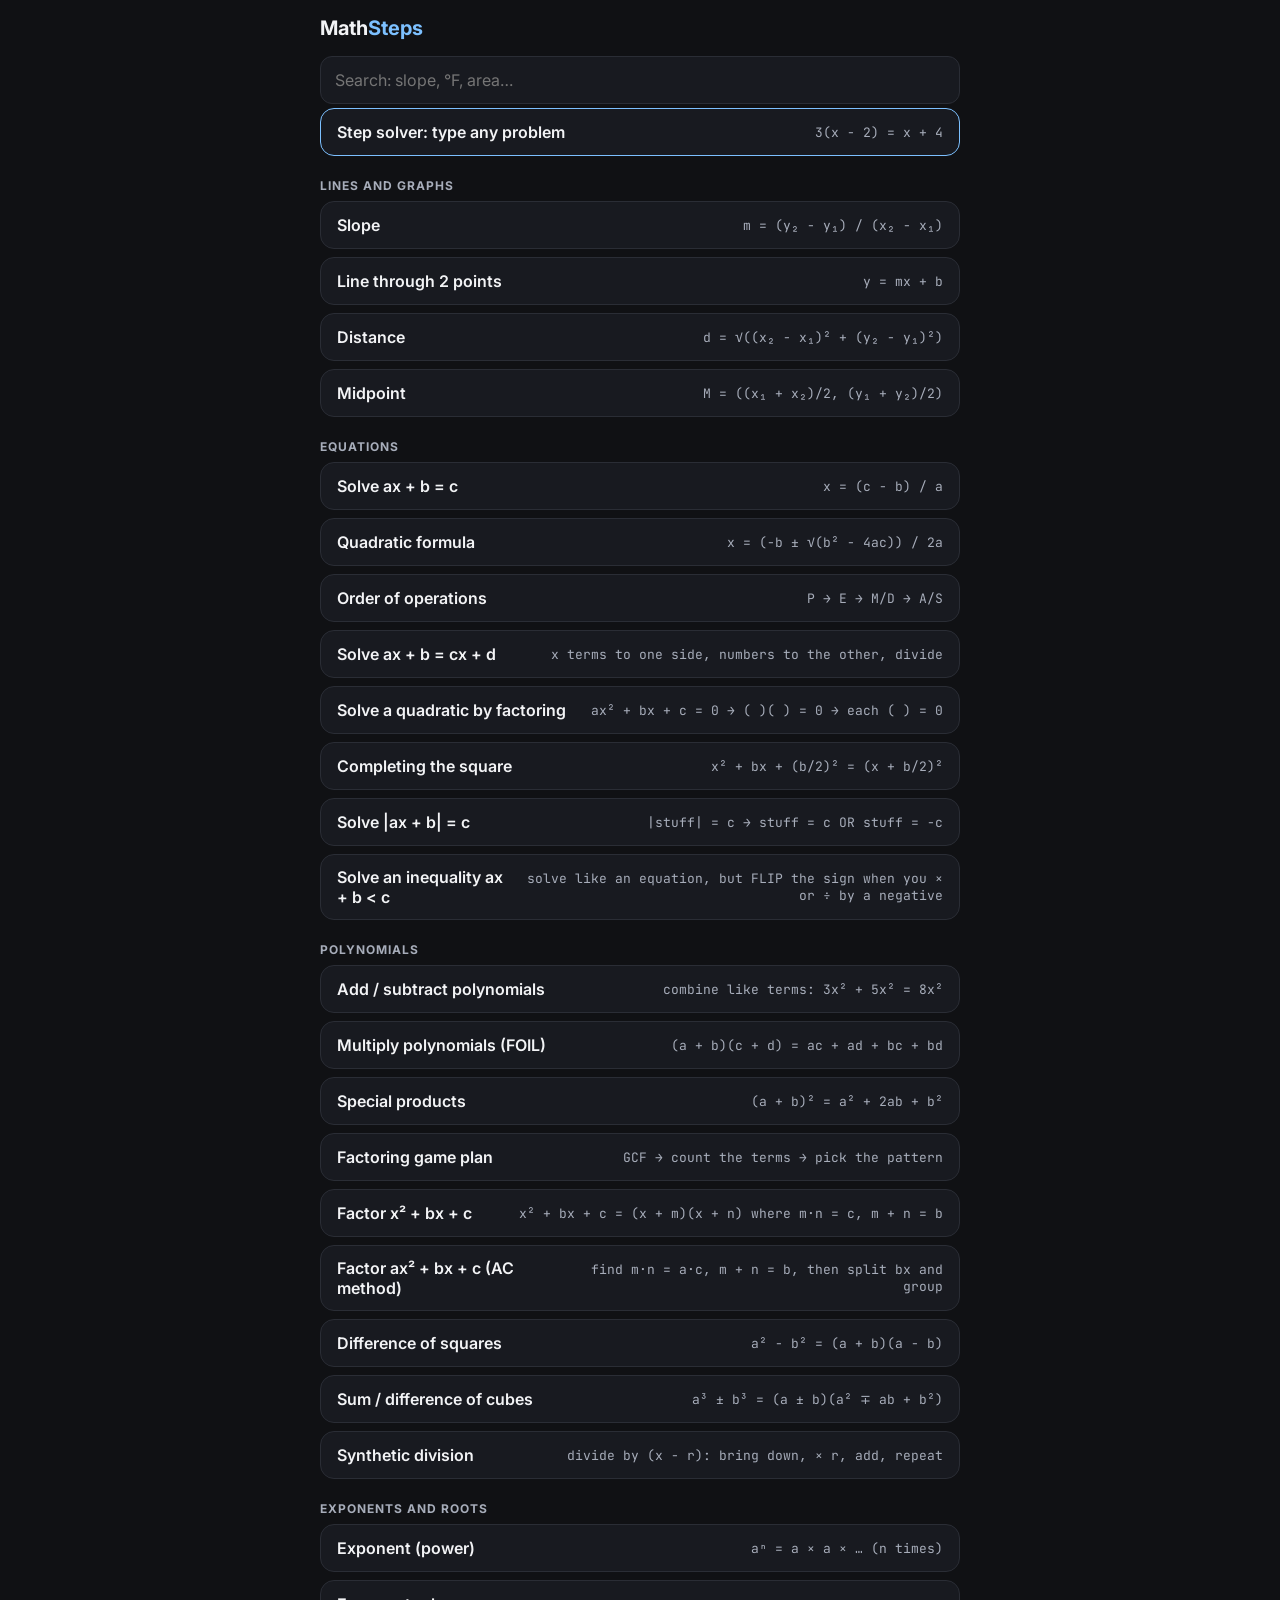
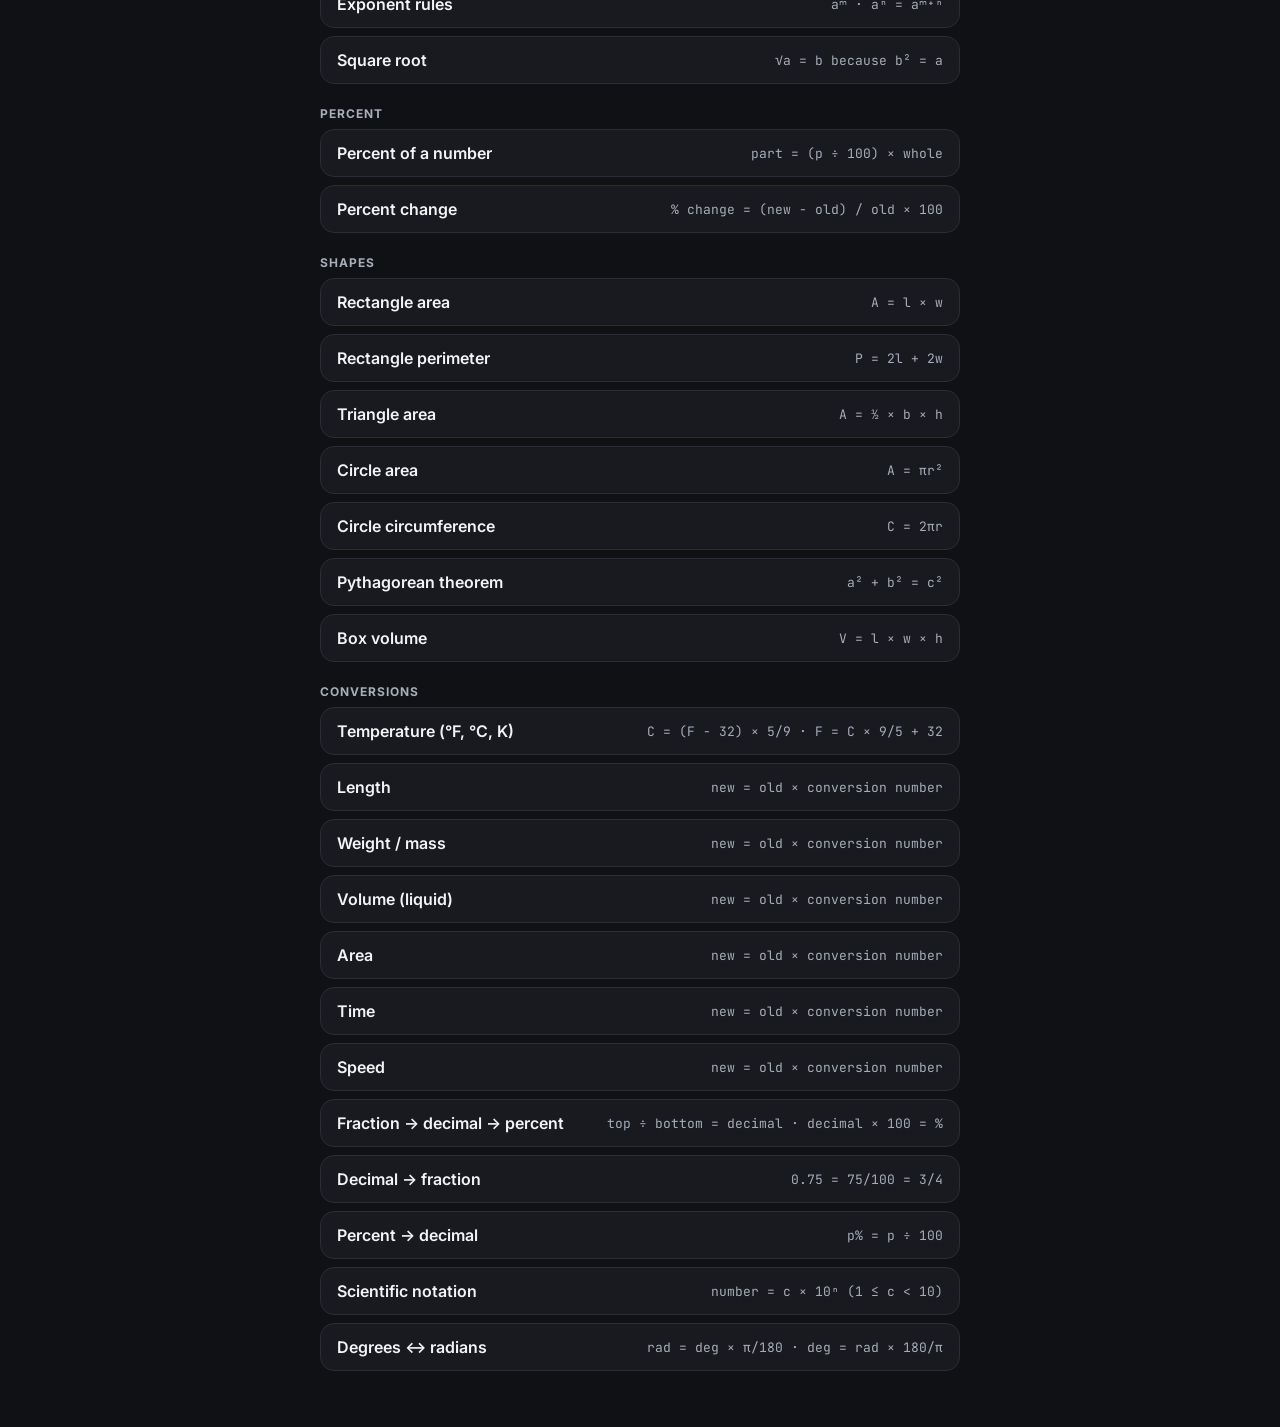
<file: index.html>
<!DOCTYPE html>
<html lang="en">
    <head>
        <meta charset="UTF-8">
        <meta name="viewport" content="width=device-width, initial-scale=1.0">
        <title>MathSteps</title>
        <link href="https://fonts.googleapis.com/css2?family=Inter:wght@400;600;700&family=JetBrains+Mono:wght@500;700&display=swap" rel="stylesheet">
        <link rel="stylesheet" href="style.css">
    </head>
    <body>
        <header>
            <a href="#/" id="back" class="hidden" aria-label="Back to all formulas">&#8249;</a>
            <h1>Math<span>Steps</span></h1>
        </header>
        <main>
            <div id="screen-home" class="screen">
                <label id="search-box">
                    <span class="sr-only">Search formulas</span>
                    <input type="search" id="search" placeholder="Search: slope, °F, area…" autocomplete="off">
                </label>
                <a href="solver.html" class="row solver-link">
                    <span class="row-name">Step solver: type any problem</span>
                    <span class="row-formula">3(x − 2) = x + 4</span>
                </a>
                <div id="list"></div>
            </div>

            <div id="screen-page" class="screen hidden">
                <section class="card" id="formula-card"></section>
                <section class="card" id="try-card">
                    <h2>Try it: show my work</h2>
                    <form id="try-form">
                        <div id="inputs"></div>
                        <button type="submit">Show my work</button>
                    </form>
                    <p id="error" class="error"></p>
                </section>
                <section class="card hidden" id="work-card">
                    <h2>The work</h2>
                    <ol id="steps"></ol>
                    <p id="plain" class="say"></p>
                </section>
            </div>
        </main>
        <script src="formulas.js"></script>
        <script src="algebra.js"></script>
        <script src="script.js"></script>
    </body>
</html>
</file>
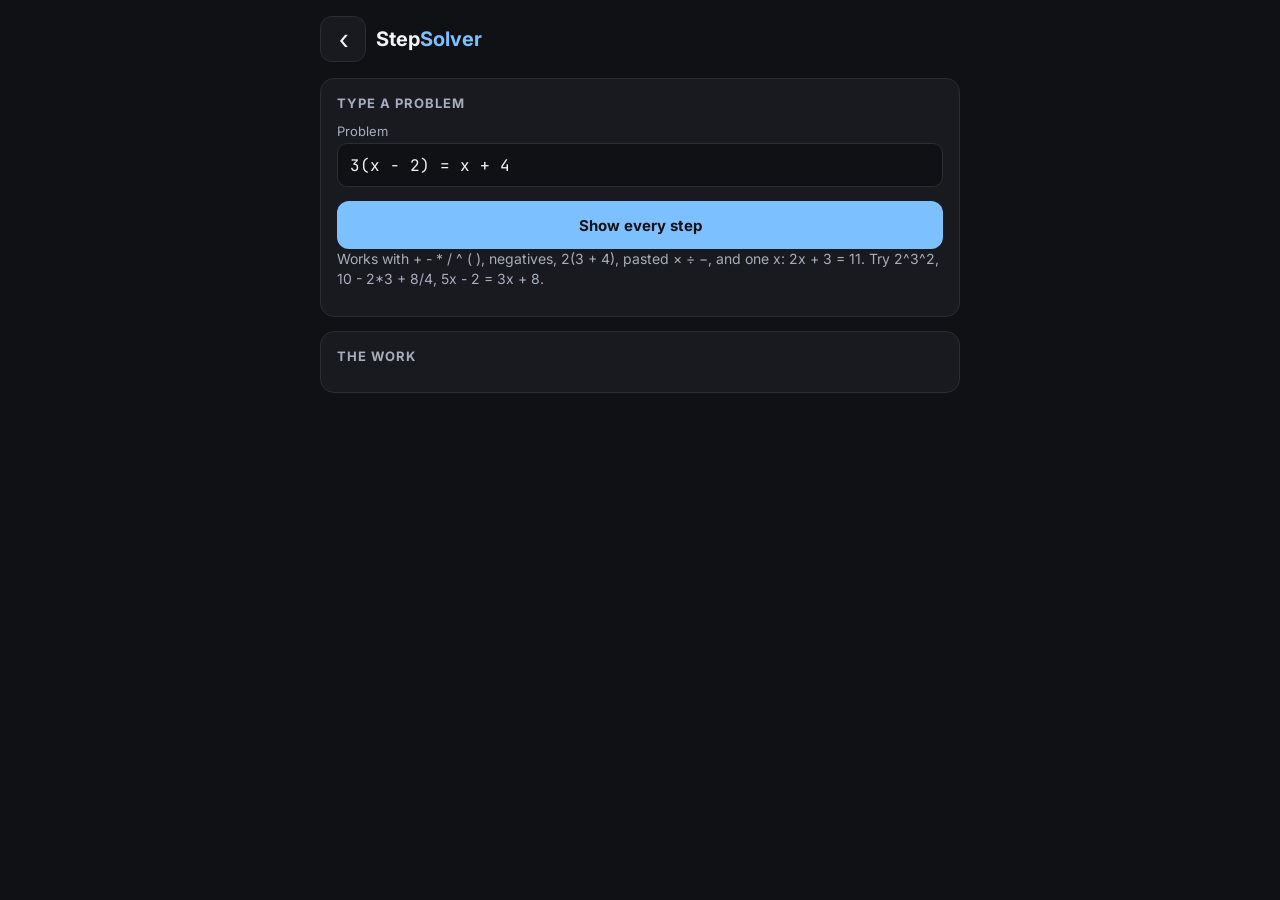
<file: solver.html>
<!DOCTYPE html>
<html lang="en">
    <head>
        <meta charset="UTF-8">
        <meta name="viewport" content="width=device-width, initial-scale=1.0">
        <title>MathSteps | Step solver</title>
        <link href="https://fonts.googleapis.com/css2?family=Inter:wght@400;600;700&family=JetBrains+Mono:wght@500;700&display=swap" rel="stylesheet">
        <link rel="stylesheet" href="style.css">
    </head>
    <body>
        <header>
            <a href="index.html" id="back" aria-label="Back to all formulas">&#8249;</a>
            <h1>Step<span>Solver</span></h1>
        </header>
        <main>
            <section class="card">
                <h2>Type a problem</h2>
                <form id="solve-form">
                    <div id="inputs">
                        <label class="wide">Problem
                            <input type="text" id="problem" value="3(x - 2) = x + 4" autocomplete="off" autocapitalize="off" spellcheck="false">
                        </label>
                    </div>
                    <button type="submit">Show every step</button>
                </form>
                <p id="error" class="error"></p>
                <p class="note">Works with + - * / ^ ( ), negatives, 2(3 + 4), pasted × ÷ −, and one x: 2x + 3 = 11. Try 2^3^2, 10 - 2*3 + 8/4, 5x - 2 = 3x + 8.</p>
            </section>
            <section class="card">
                <h2>The work</h2>
                <ol id="steps"></ol>
                <p id="plain" class="say"></p>
            </section>
        </main>
        <script src="solver.js"></script>
    </body>
</html>
</file>
<file: style.css>
:root {
    --bg: #101114;
    --panel: #181A20;
    --border: #2A2D35;
    --text: #F2F3F5;
    --muted: #A7ADBA;
    --accent: #7CC0FF;
    --error: #FF8A8A;
    --mono: "JetBrains Mono", Consolas, monospace;
}

body {
    margin: 0;
    background: var(--bg);
    color: var(--text);
    font-family: "Inter", sans-serif;
}

header {
    display: flex;
    align-items: center;
    gap: 10px;
    padding: 16px;
    max-width: 640px;
    margin: 0 auto;
}

h1 {
    margin: 0;
    font-size: 20px;
}

h1 span {
    color: var(--accent);
}

#back {
    width: 44px;
    height: 44px;
    display: flex;
    align-items: center;
    justify-content: center;
    border-radius: 12px;
    border: 1px solid var(--border);
    background: var(--panel);
    color: var(--text);
    font-size: 28px;
    text-decoration: none;
}

main {
    max-width: 640px;
    margin: 0 auto;
    padding: 0 16px 48px;
}

.hidden {
    display: none !important;
}

.sr-only {
    position: absolute;
    width: 1px;
    height: 1px;
    overflow: hidden;
    clip: rect(0 0 0 0);
}

/* Home */
#search {
    width: 100%;
    box-sizing: border-box;
    min-height: 48px;
    padding: 0 14px;
    border-radius: 12px;
    border: 1px solid var(--border);
    background: var(--panel);
    color: var(--text);
    font-size: 16px;
    font-family: inherit;
}

.group-title {
    margin: 22px 0 8px;
    font-size: 12px;
    color: var(--muted);
    text-transform: uppercase;
    letter-spacing: 1px;
}

.row {
    display: flex;
    justify-content: space-between;
    align-items: center;
    gap: 12px;
    min-height: 48px;
    box-sizing: border-box;
    margin-bottom: 8px;
    padding: 12px 16px;
    border-radius: 14px;
    border: 1px solid var(--border);
    background: var(--panel);
    color: var(--text);
    text-decoration: none;
}

.row:hover {
    border-color: var(--accent);
}

.row-name {
    font-weight: 600;
}

.row-formula {
    font-family: var(--mono);
    font-size: 13px;
    color: var(--muted);
    text-align: right;
}

.empty {
    color: var(--muted);
    margin-top: 24px;
}

/* Formula page */
.card {
    margin-bottom: 14px;
    padding: 16px;
    border-radius: 14px;
    border: 1px solid var(--border);
    background: var(--panel);
}

.card h2 {
    margin: 0 0 12px;
    font-size: 13px;
    color: var(--muted);
    text-transform: uppercase;
    letter-spacing: 1px;
}

.formula {
    margin: 0 0 12px;
    font-family: var(--mono);
    font-size: 19px;
    font-weight: 700;
    color: var(--accent);
    overflow-wrap: anywhere;
}

.card p {
    margin: 0 0 10px;
    line-height: 1.45;
}

.say {
    color: var(--accent);
}

.note {
    color: var(--muted);
    font-size: 14px;
}

.facts {
    margin: 4px 0 0;
    padding-left: 20px;
    font-family: var(--mono);
    font-size: 14px;
    line-height: 1.8;
}

.rules {
    width: 100%;
    border-collapse: collapse;
    font-size: 14px;
}

.rules td {
    padding: 8px 6px;
    border-top: 1px solid var(--border);
    vertical-align: top;
}

.rules td:first-child {
    font-family: var(--mono);
    color: var(--accent);
    white-space: nowrap;
}

#inputs {
    display: grid;
    grid-template-columns: repeat(2, minmax(0, 1fr));
    gap: 10px;
}

#inputs label.wide {
    grid-column: 1 / -1;
}

#inputs label {
    display: flex;
    flex-direction: column;
    gap: 4px;
    font-size: 13px;
    color: var(--muted);
}

#inputs input,
#inputs select {
    min-height: 44px;
    box-sizing: border-box;
    width: 100%;
    padding: 0 12px;
    border-radius: 10px;
    border: 1px solid var(--border);
    background: var(--bg);
    color: var(--text);
    font-family: var(--mono);
    font-size: 16px;
}

button {
    width: 100%;
    min-height: 48px;
    margin-top: 14px;
    border: none;
    border-radius: 12px;
    background: var(--accent);
    color: var(--bg);
    font-family: inherit;
    font-weight: 700;
    font-size: 15px;
    cursor: pointer;
}

.error {
    margin: 10px 0 0;
    color: var(--error);
}

.error:empty {
    display: none;
}

/* The work */
#steps {
    list-style: none;
    margin: 0;
    padding: 0;
    counter-reset: step;
}

#steps li {
    display: flex;
    gap: 12px;
    padding-bottom: 14px;
    counter-increment: step;
}

#steps li::before {
    content: counter(step);
    flex: none;
    width: 28px;
    height: 28px;
    border-radius: 14px;
    background: var(--border);
    font-size: 13px;
    font-weight: 700;
    display: flex;
    align-items: center;
    justify-content: center;
}

#steps li:last-child::before {
    background: var(--accent);
    color: var(--bg);
}

.step-label {
    display: block;
    font-size: 14px;
    color: var(--muted);
}

.step-math {
    display: block;
    white-space: pre-line;
    font-family: var(--mono);
    font-size: 16px;
    overflow-wrap: anywhere;
}

#steps li:last-child .step-math {
    color: var(--accent);
    font-weight: 700;
}

/* Home: the link to the step solver sits above the formula list */
.solver-link {
    border-color: var(--accent);
    margin-top: 4px;
}
</file>
